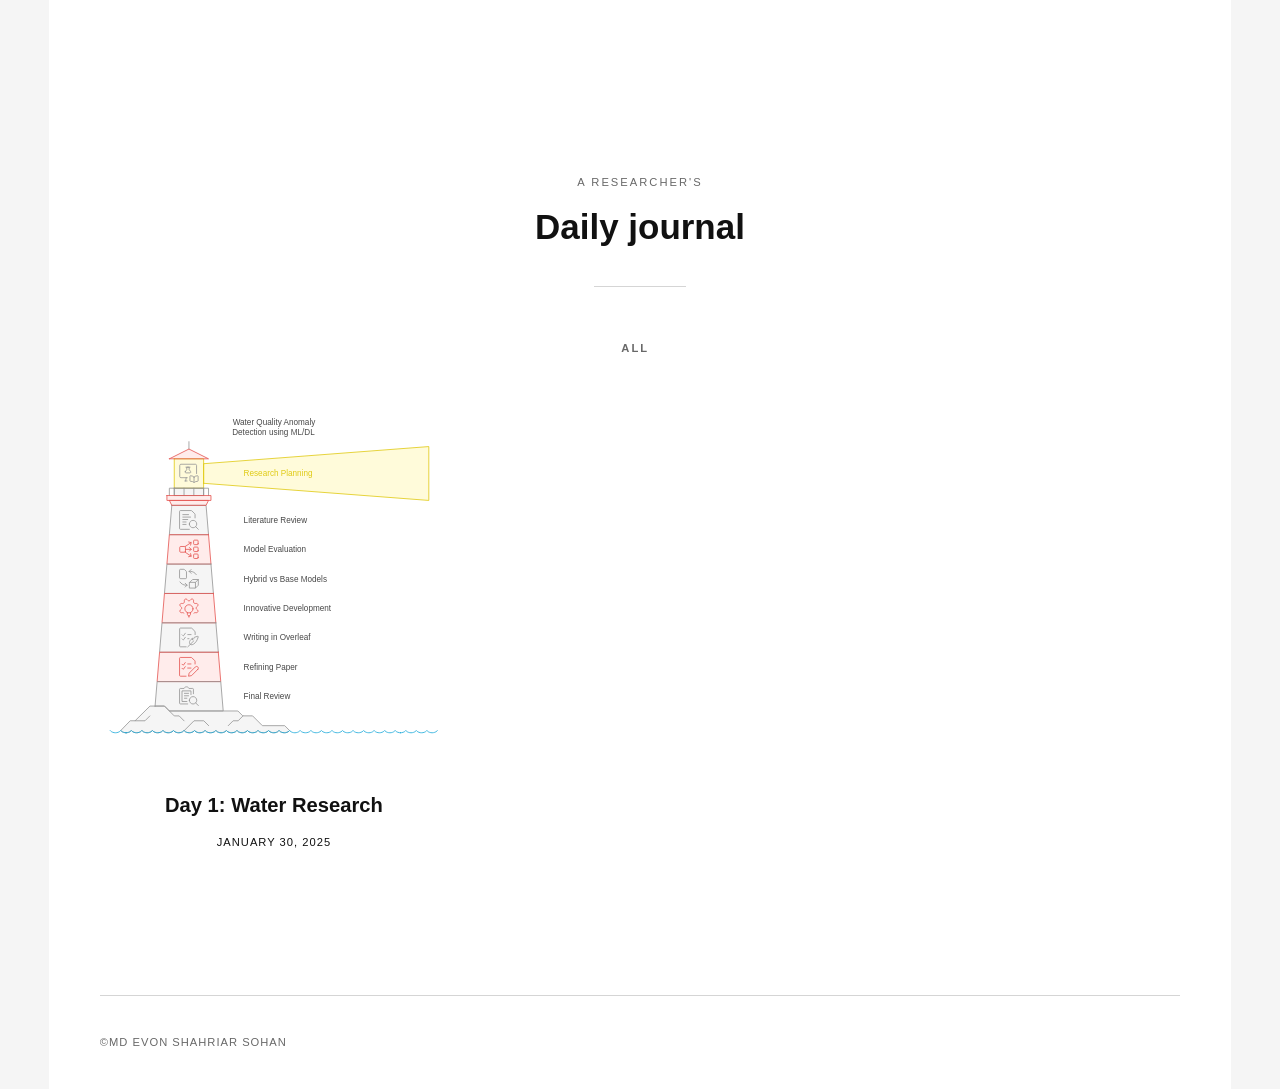
<file: index.html>
<!DOCTYPE html><html lang="en-gb"><head><meta charset="utf-8"><meta http-equiv="X-UA-Compatible" content="IE=edge"><meta name="viewport" content="width=device-width,initial-scale=1"><title>Evon</title><meta name="robots" content="noindex,nofollow"><meta name="generator" content="Publii Open-Source CMS for Static Site"><link rel="alternate" type="application/atom+xml" href="https://evonshahriar.github.io/feed.xml"><link rel="alternate" type="application/json" href="https://evonshahriar.github.io/feed.json"><meta property="og:title" content="Evon"><meta property="og:site_name" content="Evon"><meta property="og:description" content=""><meta property="og:url" content="https://evonshahriar.github.io/"><meta property="og:type" content="website"><link rel="stylesheet" href="https://evonshahriar.github.io/assets/css/style.css?v=d43d2f7d9371f0cdd77625621254d1dd"><script type="application/ld+json">{"@context":"http://schema.org","@type":"Organization","name":"Evon","url":"https://evonshahriar.github.io/","sameAs":["linkedin.com/in/evon"]}</script><noscript><style>img[loading] {
                    opacity: 1;
                }</style></noscript></head><body class="home-template"><div class="container"><header class="header" id="js-header"><a href="https://evonshahriar.github.io/" class="logo">Evon</a><nav class="navbar js-navbar"><button class="navbar__toggle js-toggle" aria-label="Menu"><span class="navbar__toggle-box"><span class="navbar__toggle-inner">Menu</span></span></button><ul class="navbar__menu"></ul></nav><div class="search"><div class="search__overlay js-search-overlay"></div><button class="search__btn js-search-btn" aria-label="Search"><svg role="presentation" focusable="false" height="15" width="15"><use xlink:href="https://evonshahriar.github.io/assets/svg/svg-map.svg#search"/></svg></button></div></header><main><section class="hero wrapper"><p>A researcher's</p><h1>Daily journal</h1></section><nav class="filter" aria-label="Content filters"><ul class="filter__button-group"><li><button class="filter__item is-active" data-filter="*">All</button></li></ul></nav><section class="l-col l-col--3"><article class="c-card"><a href="https://evonshahriar.github.io/day-1-water-research.html" class="c-card__link"><div class="c-card__header"><img src="https://evonshahriar.github.io/media/posts/5/water-quality-5.svg" loading="lazy" height="848" width="853" alt=""></div><div class="c-card__body"><div class="c-card__text"><h2>Day 1: Water Research</h2><time datetime="2025-01-30T20:54">January 30, 2025</time></div></div></a></article></section></main><footer class="footer"><div class="footer__copyright">©Md Evon Shahriar Sohan</div><div class="footer__social"><a href="linkedin.com/in/evon" class="linkedin" aria-label="LinkedIn"><svg class="icon"><use xlink:href="https://evonshahriar.github.io/assets/svg/svg-map.svg#linkedin"/></svg></a></div></footer></div><script defer="defer" src="https://evonshahriar.github.io/assets/js/scripts.min.js?v=4268bfae06e330d473c424d50f09abda"></script><script>window.publiiThemeMenuConfig={mobileMenuMode:'overlay',animationSpeed:300,submenuWidth: 'auto',doubleClickTime:500,mobileMenuExpandableSubmenus:true,relatedContainerForOverlayMenuSelector:'.navbar'};</script><script defer="defer" src="https://evonshahriar.github.io/assets/js/isotope.pkgd.min.js?v=2afcff647ed260006faa71c8e779e8d4"></script><script>window.addEventListener("DOMContentLoaded",function(){var j=new Isotope(".l-col",{itemSelector:".c-card",percentPosition:true,layoutMode:"masonry",transitionDuration:"0.6s",masonry:{columnWidth:".c-card"}});var g=document.querySelector(".filter__button-group");if(g){g.addEventListener("click",function(i){if(!matchesSelector(i.target,"button")){return}var k=i.target.getAttribute("data-filter");k=k;j.arrange({filter:k})});var b=document.querySelectorAll(".filter__button-group");for(var c=0,e=b.length;c<e;c++){var d=b[c];h(d)}function h(i){i.addEventListener("click",function(k){if(!matchesSelector(k.target,"button")){return}i.querySelector(".is-active").classList.remove("is-active");k.target.classList.add("is-active")})}}var a=document.querySelector(".l-col");var f=document.querySelectorAll(".c-card");a.classList.add("is-visible");j.revealItemElements(f)});</script><script>/*<![CDATA[*/var images=document.querySelectorAll("img[loading]");for(var i=0;i<images.length;i++){if(images[i].complete){images[i].classList.add("is-loaded")}else{images[i].addEventListener("load",function(){this.classList.add("is-loaded")},false)}};/*]]>*/</script></body></html>
</file>
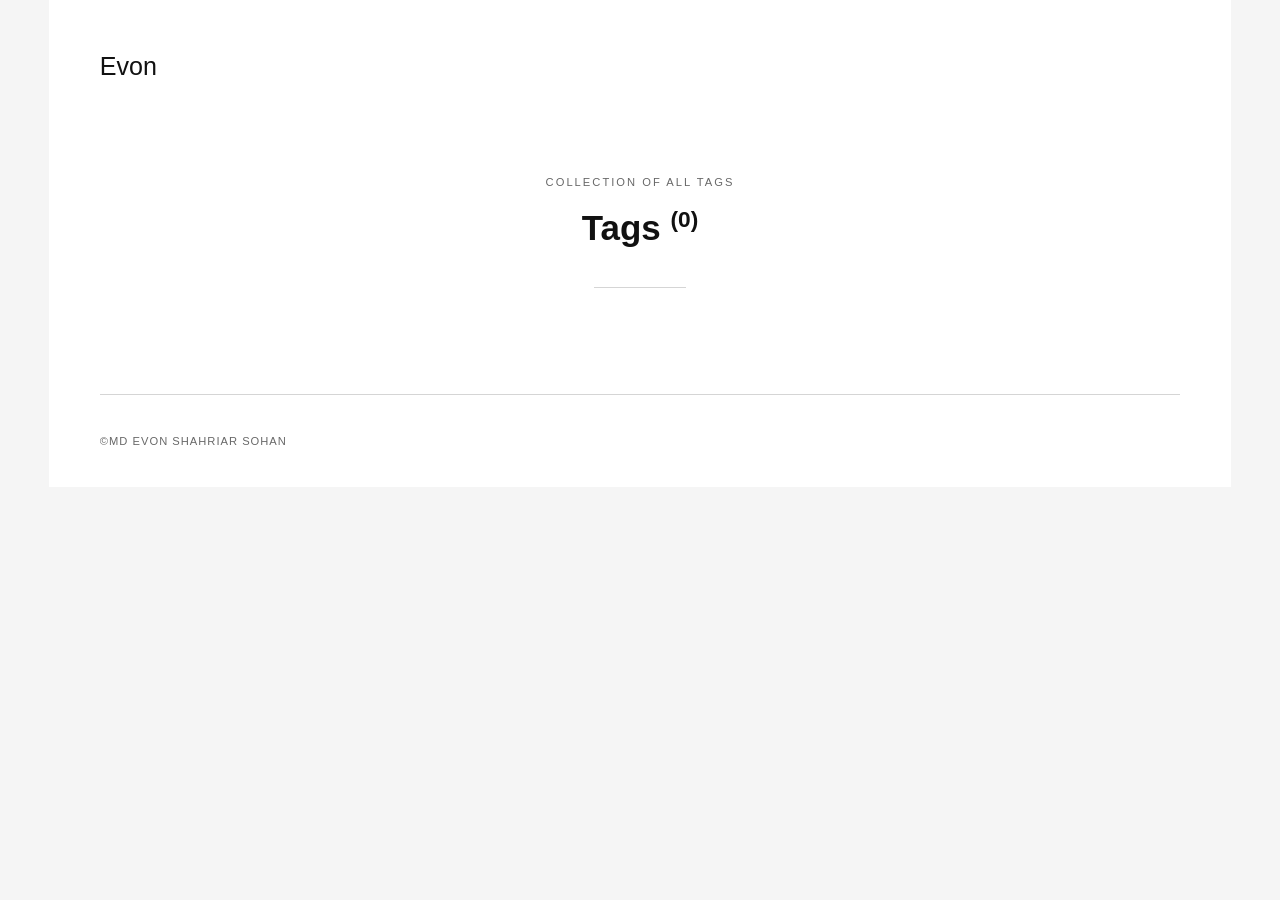
<file: tags/index.html>
<!DOCTYPE html><html lang="en-gb"><head><meta charset="utf-8"><meta http-equiv="X-UA-Compatible" content="IE=edge"><meta name="viewport" content="width=device-width,initial-scale=1"><title>All tags - Evon</title><meta name="robots" content="noindex,nofollow"><meta name="generator" content="Publii Open-Source CMS for Static Site"><link rel="alternate" type="application/atom+xml" href="https://evonshahriar.github.io/feed.xml"><link rel="alternate" type="application/json" href="https://evonshahriar.github.io/feed.json"><meta property="og:title" content="Evon"><meta property="og:site_name" content="Evon"><meta property="og:description" content=""><meta property="og:url" content="https://evonshahriar.github.io/tags/"><meta property="og:type" content="website"><link rel="stylesheet" href="https://evonshahriar.github.io/assets/css/style.css?v=d43d2f7d9371f0cdd77625621254d1dd"><script type="application/ld+json">{"@context":"http://schema.org","@type":"Organization","name":"Evon","url":"https://evonshahriar.github.io/","sameAs":["linkedin.com/in/evon"]}</script><noscript><style>img[loading] {
                    opacity: 1;
                }</style></noscript></head><body class="tags-template"><div class="container"><header class="header" id="js-header"><a href="https://evonshahriar.github.io/" class="logo">Evon</a><nav class="navbar js-navbar"><button class="navbar__toggle js-toggle" aria-label="Menu"><span class="navbar__toggle-box"><span class="navbar__toggle-inner">Menu</span></span></button><ul class="navbar__menu"></ul></nav><div class="search"><div class="search__overlay js-search-overlay"></div><button class="search__btn js-search-btn" aria-label="Search"><svg role="presentation" focusable="false" height="15" width="15"><use xlink:href="https://evonshahriar.github.io/assets/svg/svg-map.svg#search"/></svg></button></div></header><main class="page page--tags"><section class="hero wrapper"><p>Collection of all tags</p><h1>Tags <sup>(0)</sup></h1></section><ul class="l-col l-col--3"></ul></main><footer class="footer"><div class="footer__copyright">©Md Evon Shahriar Sohan</div><div class="footer__social"><a href="linkedin.com/in/evon" class="linkedin" aria-label="LinkedIn"><svg class="icon"><use xlink:href="https://evonshahriar.github.io/assets/svg/svg-map.svg#linkedin"/></svg></a></div></footer></div><script defer="defer" src="https://evonshahriar.github.io/assets/js/scripts.min.js?v=4268bfae06e330d473c424d50f09abda"></script><script>window.publiiThemeMenuConfig={mobileMenuMode:'overlay',animationSpeed:300,submenuWidth: 'auto',doubleClickTime:500,mobileMenuExpandableSubmenus:true,relatedContainerForOverlayMenuSelector:'.navbar'};</script><script defer="defer" src="https://evonshahriar.github.io/assets/js/isotope.pkgd.min.js?v=2afcff647ed260006faa71c8e779e8d4"></script><script>window.addEventListener("DOMContentLoaded",function(){var j=new Isotope(".l-col",{itemSelector:".c-card",percentPosition:true,layoutMode:"masonry",transitionDuration:"0.6s",masonry:{columnWidth:".c-card"}});var g=document.querySelector(".filter__button-group");if(g){g.addEventListener("click",function(i){if(!matchesSelector(i.target,"button")){return}var k=i.target.getAttribute("data-filter");k=k;j.arrange({filter:k})});var b=document.querySelectorAll(".filter__button-group");for(var c=0,e=b.length;c<e;c++){var d=b[c];h(d)}function h(i){i.addEventListener("click",function(k){if(!matchesSelector(k.target,"button")){return}i.querySelector(".is-active").classList.remove("is-active");k.target.classList.add("is-active")})}}var a=document.querySelector(".l-col");var f=document.querySelectorAll(".c-card");a.classList.add("is-visible");j.revealItemElements(f)});</script><script>/*<![CDATA[*/var images=document.querySelectorAll("img[loading]");for(var i=0;i<images.length;i++){if(images[i].complete){images[i].classList.add("is-loaded")}else{images[i].addEventListener("load",function(){this.classList.add("is-loaded")},false)}};/*]]>*/</script></body></html>
</file>
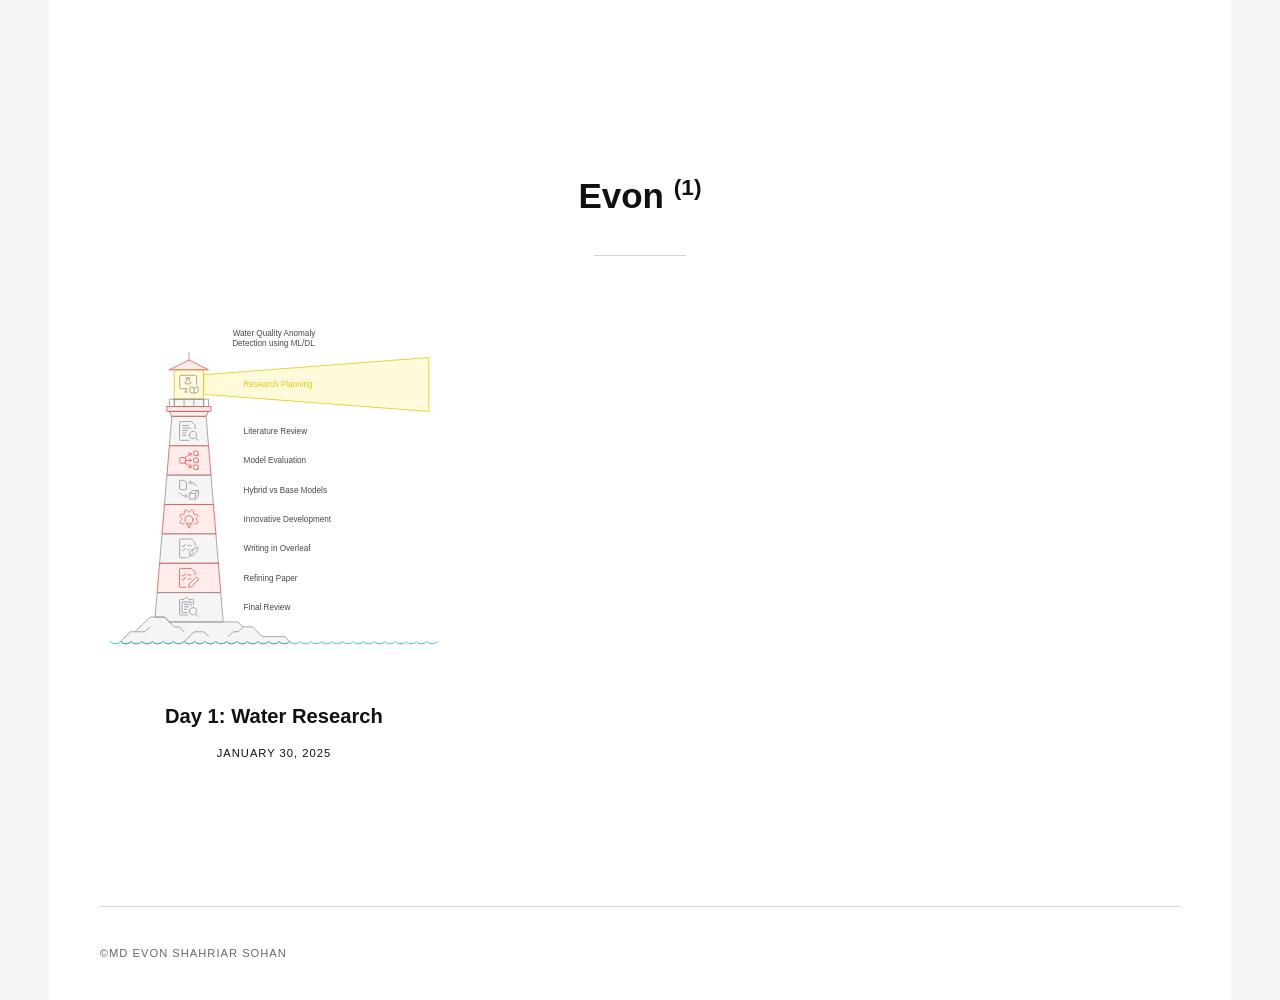
<file: authors/md-evon-shahriar-sohan/index.html>
<!DOCTYPE html><html lang="en-gb"><head><meta charset="utf-8"><meta http-equiv="X-UA-Compatible" content="IE=edge"><meta name="viewport" content="width=device-width,initial-scale=1"><title>Author: Evon - Evon</title><meta name="robots" content="noindex,nofollow"><meta name="generator" content="Publii Open-Source CMS for Static Site"><link rel="alternate" type="application/atom+xml" href="https://evonshahriar.github.io/feed.xml"><link rel="alternate" type="application/json" href="https://evonshahriar.github.io/feed.json"><meta property="og:title" content="Evon"><meta property="og:site_name" content="Evon"><meta property="og:description" content=""><meta property="og:url" content="https://evonshahriar.github.io/authors/md-evon-shahriar-sohan/"><meta property="og:type" content="website"><link rel="stylesheet" href="https://evonshahriar.github.io/assets/css/style.css?v=d43d2f7d9371f0cdd77625621254d1dd"><script type="application/ld+json">{"@context":"http://schema.org","@type":"Organization","name":"Evon","url":"https://evonshahriar.github.io/","sameAs":["linkedin.com/in/evon"]}</script><noscript><style>img[loading] {
                    opacity: 1;
                }</style></noscript></head><body class="author-template"><div class="container"><header class="header" id="js-header"><a href="https://evonshahriar.github.io/" class="logo">Evon</a><nav class="navbar js-navbar"><button class="navbar__toggle js-toggle" aria-label="Menu"><span class="navbar__toggle-box"><span class="navbar__toggle-inner">Menu</span></span></button><ul class="navbar__menu"></ul></nav><div class="search"><div class="search__overlay js-search-overlay"></div><button class="search__btn js-search-btn" aria-label="Search"><svg role="presentation" focusable="false" height="15" width="15"><use xlink:href="https://evonshahriar.github.io/assets/svg/svg-map.svg#search"/></svg></button></div></header><main class="page page--author"><section class="hero wrapper"><h1>Evon <sup>(1)</sup></h1></section><section class="l-col l-col--3"><article class="c-card"><a href="https://evonshahriar.github.io/day-1-water-research.html" class="c-card__link"><div class="c-card__header"><img src="https://evonshahriar.github.io/media/posts/5/water-quality-5.svg" loading="lazy" height="848" width="853" alt=""></div><div class="c-card__body"><div class="c-card__text"><h2>Day 1: Water Research</h2><time datetime="2025-01-30T20:54">January 30, 2025</time></div></div></a></article></section></main><footer class="footer"><div class="footer__copyright">©Md Evon Shahriar Sohan</div><div class="footer__social"><a href="linkedin.com/in/evon" class="linkedin" aria-label="LinkedIn"><svg class="icon"><use xlink:href="https://evonshahriar.github.io/assets/svg/svg-map.svg#linkedin"/></svg></a></div></footer></div><script defer="defer" src="https://evonshahriar.github.io/assets/js/scripts.min.js?v=4268bfae06e330d473c424d50f09abda"></script><script>window.publiiThemeMenuConfig={mobileMenuMode:'overlay',animationSpeed:300,submenuWidth: 'auto',doubleClickTime:500,mobileMenuExpandableSubmenus:true,relatedContainerForOverlayMenuSelector:'.navbar'};</script><script defer="defer" src="https://evonshahriar.github.io/assets/js/isotope.pkgd.min.js?v=2afcff647ed260006faa71c8e779e8d4"></script><script>window.addEventListener("DOMContentLoaded",function(){var j=new Isotope(".l-col",{itemSelector:".c-card",percentPosition:true,layoutMode:"masonry",transitionDuration:"0.6s",masonry:{columnWidth:".c-card"}});var g=document.querySelector(".filter__button-group");if(g){g.addEventListener("click",function(i){if(!matchesSelector(i.target,"button")){return}var k=i.target.getAttribute("data-filter");k=k;j.arrange({filter:k})});var b=document.querySelectorAll(".filter__button-group");for(var c=0,e=b.length;c<e;c++){var d=b[c];h(d)}function h(i){i.addEventListener("click",function(k){if(!matchesSelector(k.target,"button")){return}i.querySelector(".is-active").classList.remove("is-active");k.target.classList.add("is-active")})}}var a=document.querySelector(".l-col");var f=document.querySelectorAll(".c-card");a.classList.add("is-visible");j.revealItemElements(f)});</script><script>/*<![CDATA[*/var images=document.querySelectorAll("img[loading]");for(var i=0;i<images.length;i++){if(images[i].complete){images[i].classList.add("is-loaded")}else{images[i].addEventListener("load",function(){this.classList.add("is-loaded")},false)}};/*]]>*/</script></body></html>
</file>
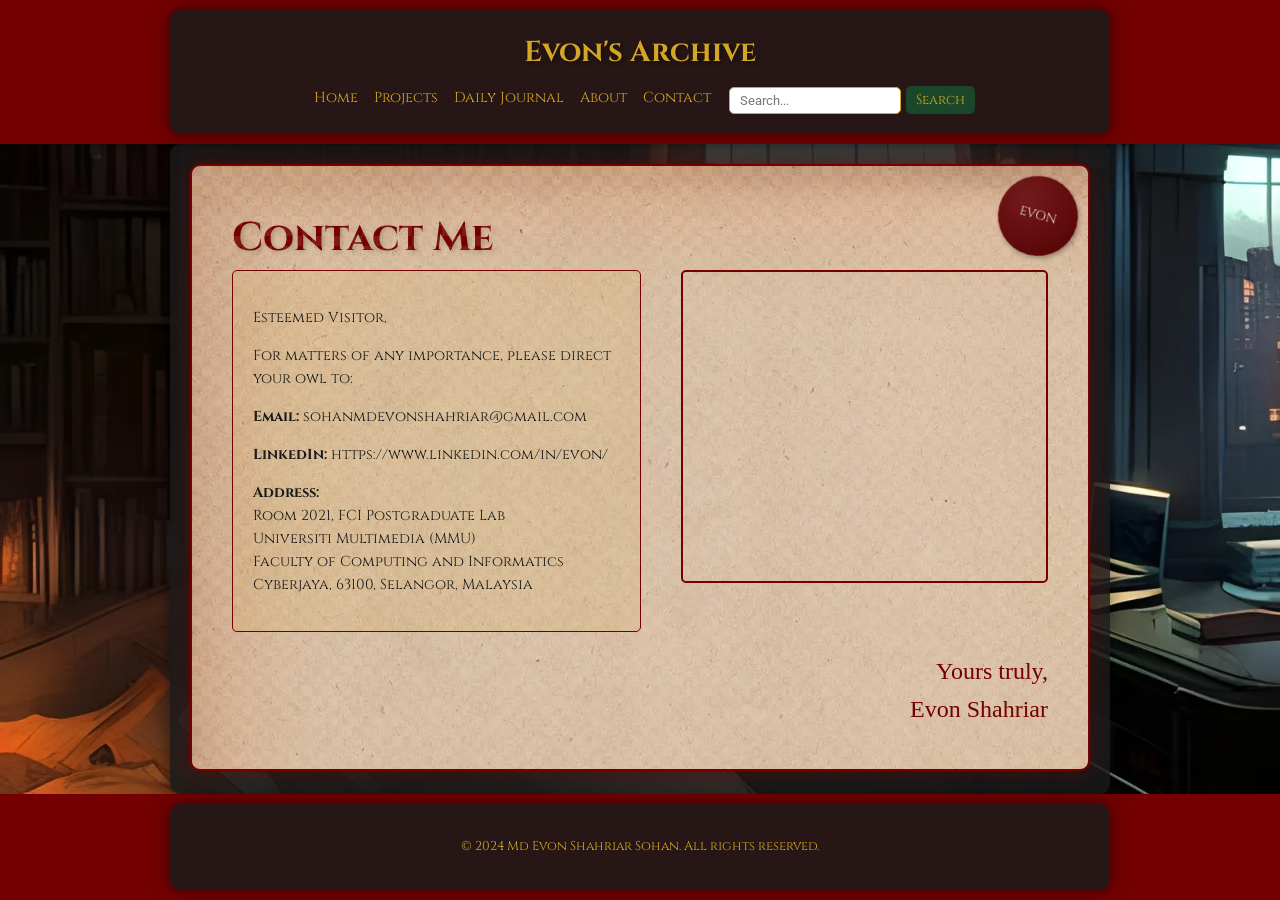
<file: contact.html>
<!DOCTYPE html>
<html lang="en">
<head>
    <meta charset="UTF-8">
    <meta name="viewport" content="width=device-width, initial-scale=1.0">
    <title>Contact - Evon Shahriar</title>
    <link rel="stylesheet" href="styles.css">
    <style>
        body {
            background-color: #eae4d3;
            font-family: 'Roboto', sans-serif;
            color: #1a1a1a;
        }
    
        .contact-container {
            background-color: #f2e8c9;
            border: 2px solid #740001;
            border-radius: 10px;
            padding: 40px;
            box-shadow: 0 0 20px rgba(116, 0, 1, 0.5);
            font-family: 'Cinzel', serif;
            color: #1a1a1a;
            position: relative;
            overflow: hidden;
            background-image: url('images/vintage.webp'); /* Add parchment texture */
        }
    
        .contact-container::before {
            content: "";
            position: absolute;
            top: 0;
            left: 0;
            right: 0;
            bottom: 0;
            background-image: 
                linear-gradient(45deg, #f0e6d2 25%, transparent 25%),
                linear-gradient(-45deg, #f0e6d2 25%, transparent 25%),
                linear-gradient(45deg, transparent 75%, #f0e6d2 75%),
                linear-gradient(-45deg, transparent 75%, #f0e6d2 75%);
            background-size: 20px 20px;
            background-position: 0 0, 0 10px, 10px -10px, -10px 0px;
            opacity: 0.1;
            z-index: 0;
        }
    
        .contact-header h1 {
            font-family: 'Cinzel', serif;
            color: #740001;
            font-size: 2.5em;
            margin: 0;
            text-shadow: 2px 2px 4px rgba(0, 0, 0, 0.2);
        }
    
        .wax-seal {
            position: absolute;
            top: 10px;
            right: 10px;
            width: 80px;
            height: 80px;
            background: radial-gradient(circle at 30% 30%, #741a1d, #520000); /* Darker red gradient */
            border-radius: 50%;
            display: flex;
            justify-content: center;
            align-items: center;
            font-family: 'Cinzel', serif;
            font-size: 0.8em;
            color: #f0e6d2;
            transform: rotate(15deg);
            box-shadow: 2px 2px 5px rgba(0, 0, 0, 0.3);
            z-index: 3;
        }
    
        .contact-content {
            display: flex;
            gap: 40px;
            position: relative;
            z-index: 1;
        }
    
        .contact-info {
            flex: 1;
            background-color: rgba(211, 166, 37, 0.1);
            padding: 20px;
            border-radius: 5px;
            border: 1px solid #740001;
        }
    
        .contact-info p {
            margin-bottom: 15px;
            font-size: 0.9em;
            line-height: 1.6;
        }
    
        .contact-map {
            flex: 1;
        }
    
        .map-container {
            border: 2px solid #740001;
            border-radius: 5px;
            overflow: hidden;
        }
    
        iframe {
            width: 100%;
            height: 300px;
            border: 0;
        }
    
        .signature {
            text-align: right;
            font-family: 'Brush Script MT', cursive;
            font-size: 1.5em;
            color: #740001;
            margin-top: 20px;
            position: relative;
            z-index: 1;
        }
    
        @media (max-width: 768px) {
            .contact-content {
                flex-direction: column;
            }
        }
    </style>
    
</head>
<body>
    <header id="header"></header>

    <main class="container">
        <div class="contact-container">
            <div class="wax-seal">EVON</div>
            <div class="contact-header">
                <h1>Contact Me</h1>
            </div>
            <div class="contact-content">
                <div class="contact-info">
                    <p>Esteemed Visitor,</p>
                    <p>For matters of any importance, please direct your owl to:</p>
                    <p><strong>Email:</strong> sohanmdevonshahriar@gmail.com</p>
                    <p><strong>LinkedIn:</strong> https://www.linkedin.com/in/evon/</p>
                    <p><strong>Address:</strong><br>
                    Room 2021, FCI Postgraduate Lab<br>
                    Universiti Multimedia (MMU)<br>
                    Faculty of Computing and Informatics<br>
                    Cyberjaya, 63100, Selangor, Malaysia</p>
                </div>
                <div class="contact-map">
                    <div class="map-container">
                        <iframe src="https://www.google.com/maps/embed?pb=!1m18!1m12!1m3!1d1992.30294027775!2d101.63930252194406!3d2.9290641850210433!2m3!1f0!2f0!3f0!3m2!1i1024!2i768!4f13.1!3m3!1m2!1s0x31cdb6e9ab2c6603%3A0xdedb9094d553b194!2sFaculty%20of%20Computing%20%26%20Informatics!5e0!3m2!1sen!2smy!4v1721570799583!5m2!1sen!2smy" allowfullscreen="" loading="lazy" referrerpolicy="no-referrer-when-downgrade"></iframe>
                    </div>
                </div>
            </div>
            <div class="signature">Yours truly,<br>Evon Shahriar</div>
        </div>
    </main>

    <footer id="footer"></footer>

    <script src="common.js"></script>
</body>
</html>
</file>
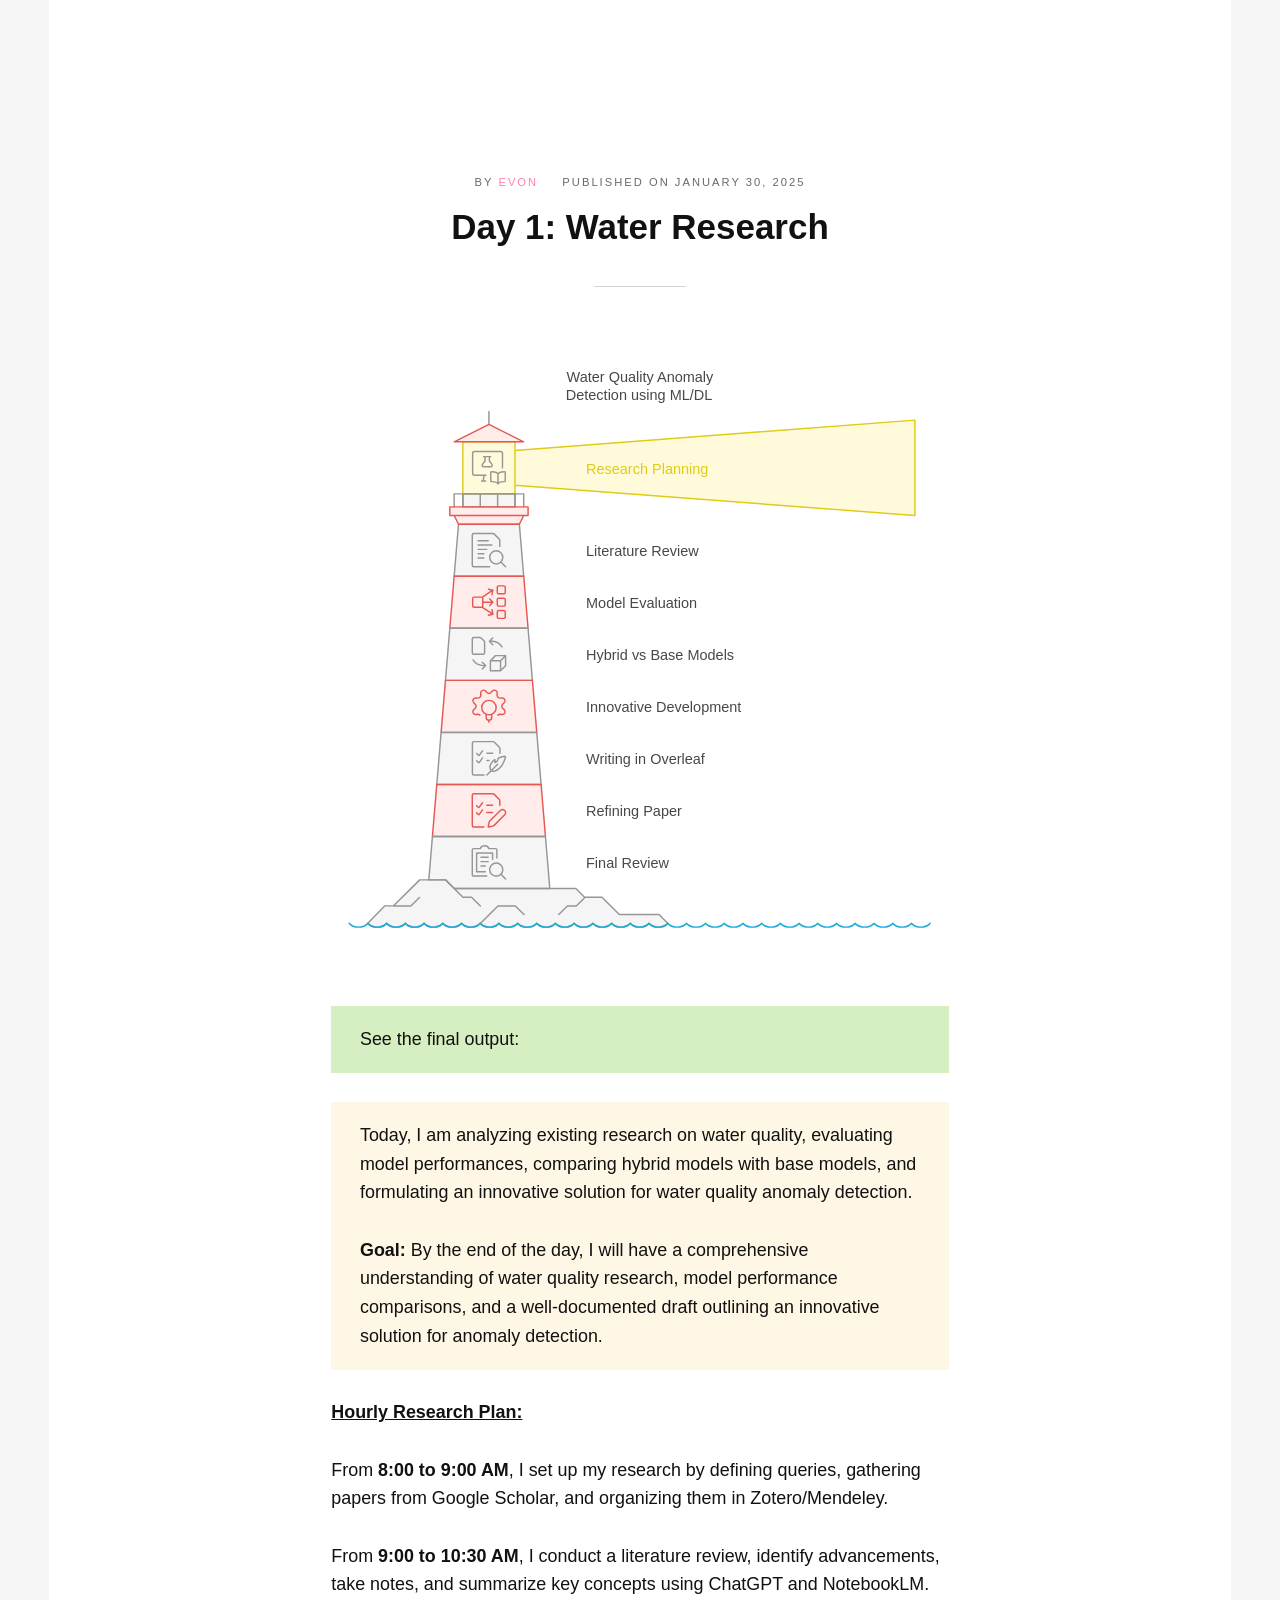
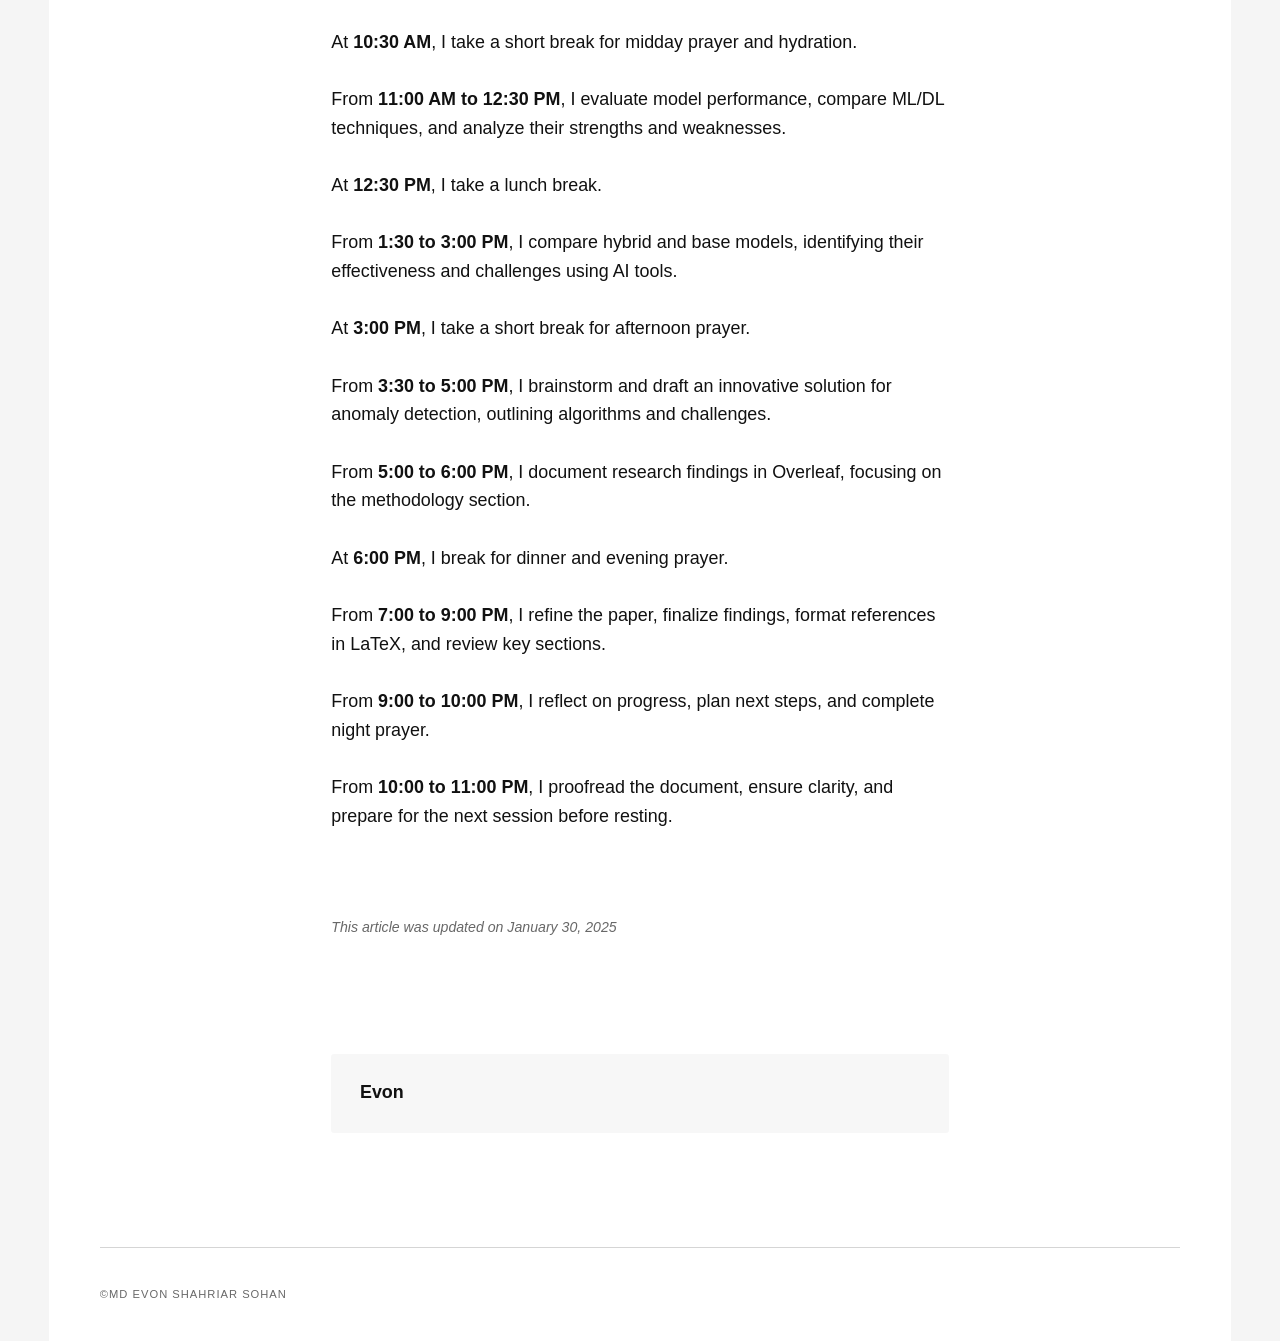
<file: day-1-water-research.html>
<!DOCTYPE html><html lang="en-gb"><head><meta charset="utf-8"><meta http-equiv="X-UA-Compatible" content="IE=edge"><meta name="viewport" content="width=device-width,initial-scale=1"><title>Day 1: Water Research - Evon</title><meta name="robots" content="noindex,nofollow"><meta name="generator" content="Publii Open-Source CMS for Static Site"><link rel="alternate" type="application/atom+xml" href="https://evonshahriar.github.io/feed.xml"><link rel="alternate" type="application/json" href="https://evonshahriar.github.io/feed.json"><meta property="og:title" content="Day 1: Water Research"><meta property="og:image" content="https://evonshahriar.github.io/media/posts/5/water-quality-5.svg"><meta property="og:image:width" content="853"><meta property="og:image:height" content="848"><meta property="og:site_name" content="Evon"><meta property="og:description" content="See the final output: Today, I am analyzing existing research on water&hellip;"><meta property="og:url" content="https://evonshahriar.github.io/day-1-water-research.html"><meta property="og:type" content="article"><link rel="stylesheet" href="https://evonshahriar.github.io/assets/css/style.css?v=d43d2f7d9371f0cdd77625621254d1dd"><script type="application/ld+json">{"@context":"http://schema.org","@type":"Article","mainEntityOfPage":{"@type":"WebPage","@id":"https://evonshahriar.github.io/day-1-water-research.html"},"headline":"Day 1: Water Research","datePublished":"2025-01-30T20:54+08:00","dateModified":"2025-01-30T21:21+08:00","image":{"@type":"ImageObject","url":"https://evonshahriar.github.io/media/posts/5/water-quality-5.svg","height":848,"width":853},"description":"See the final output: Today, I am analyzing existing research on water&hellip;","author":{"@type":"Person","name":"Evon","url":"https://evonshahriar.github.io/authors/md-evon-shahriar-sohan/"},"publisher":{"@type":"Organization","name":"Evon"}}</script><noscript><style>img[loading] {
                    opacity: 1;
                }</style></noscript></head><body class="post-template"><div class="container"><header class="header" id="js-header"><a href="https://evonshahriar.github.io/" class="logo">Evon</a><nav class="navbar js-navbar"><button class="navbar__toggle js-toggle" aria-label="Menu"><span class="navbar__toggle-box"><span class="navbar__toggle-inner">Menu</span></span></button><ul class="navbar__menu"></ul></nav><div class="search"><div class="search__overlay js-search-overlay"></div><button class="search__btn js-search-btn" aria-label="Search"><svg role="presentation" focusable="false" height="15" width="15"><use xlink:href="https://evonshahriar.github.io/assets/svg/svg-map.svg#search"/></svg></button></div></header><main class="post"><article class="content wrapper"><header class="hero"><p class="content__meta">By <a href="https://evonshahriar.github.io/authors/md-evon-shahriar-sohan/" rel="author" title="Evon">Evon</a> Published on <time datetime="2025-01-30T20:54">January 30, 2025</time></p><h1 class="content__title">Day 1: Water Research</h1></header><figure class="content__featured-image post__image--normal"><img src="https://evonshahriar.github.io/media/posts/5/water-quality-5.svg" loading="eager" height="848" width="853" alt=""></figure><div class="content__entry"><p class="msg msg--success">See the final output: </p><p class="msg msg--highlight">Today, I am analyzing existing research on water quality, evaluating model performances, comparing hybrid models with base models, and formulating an innovative solution for water quality anomaly detection.<br><br><strong>Goal: </strong>By the end of the day, I will have a comprehensive understanding of water quality research, model performance comparisons, and a well-documented draft outlining an innovative solution for anomaly detection.</p><p><span style="text-decoration: underline;"><strong>Hourly Research Plan:</strong></span></p><p>From <strong>8:00 to 9:00 AM</strong>, I set up my research by defining queries, gathering papers from Google Scholar, and organizing them in Zotero/Mendeley.</p><p>From <strong>9:00 to 10:30 AM</strong>, I conduct a literature review, identify advancements, take notes, and summarize key concepts using ChatGPT and NotebookLM.</p><p>At <strong>10:30 AM</strong>, I take a short break for midday prayer and hydration.</p><p>From <strong>11:00 AM to 12:30 PM</strong>, I evaluate model performance, compare ML/DL techniques, and analyze their strengths and weaknesses.</p><p>At <strong>12:30 PM</strong>, I take a lunch break.</p><p>From <strong>1:30 to 3:00 PM</strong>, I compare hybrid and base models, identifying their effectiveness and challenges using AI tools.</p><p>At <strong>3:00 PM</strong>, I take a short break for afternoon prayer.</p><p>From <strong>3:30 to 5:00 PM</strong>, I brainstorm and draft an innovative solution for anomaly detection, outlining algorithms and challenges.</p><p>From <strong>5:00 to 6:00 PM</strong>, I document research findings in Overleaf, focusing on the methodology section.</p><p>At <strong>6:00 PM</strong>, I break for dinner and evening prayer.</p><p>From <strong>7:00 to 9:00 PM</strong>, I refine the paper, finalize findings, format references in LaTeX, and review key sections.</p><p>From <strong>9:00 to 10:00 PM</strong>, I reflect on progress, plan next steps, and complete night prayer.</p><p>From <strong>10:00 to 11:00 PM</strong>, I proofread the document, ensure clarity, and prepare for the next session before resting.</p><p> </p></div><footer class="content__footer"><div class="content__last-updated">This article was updated on January 30, 2025</div><div class="content__footer__col"><div class="content__share"></div></div><div class="content__bio"><div><h3><a href="https://evonshahriar.github.io/authors/md-evon-shahriar-sohan/" class="invert" title="Evon">Evon</a></h3></div></div></footer></article></main><footer class="footer"><div class="footer__copyright">©Md Evon Shahriar Sohan</div><div class="footer__social"><a href="linkedin.com/in/evon" class="linkedin" aria-label="LinkedIn"><svg class="icon"><use xlink:href="https://evonshahriar.github.io/assets/svg/svg-map.svg#linkedin"/></svg></a></div></footer></div><script defer="defer" src="https://evonshahriar.github.io/assets/js/scripts.min.js?v=4268bfae06e330d473c424d50f09abda"></script><script>window.publiiThemeMenuConfig={mobileMenuMode:'overlay',animationSpeed:300,submenuWidth: 'auto',doubleClickTime:500,mobileMenuExpandableSubmenus:true,relatedContainerForOverlayMenuSelector:'.navbar'};</script><script>/*<![CDATA[*/var images=document.querySelectorAll("img[loading]");for(var i=0;i<images.length;i++){if(images[i].complete){images[i].classList.add("is-loaded")}else{images[i].addEventListener("load",function(){this.classList.add("is-loaded")},false)}};/*]]>*/</script></body></html>
</file>
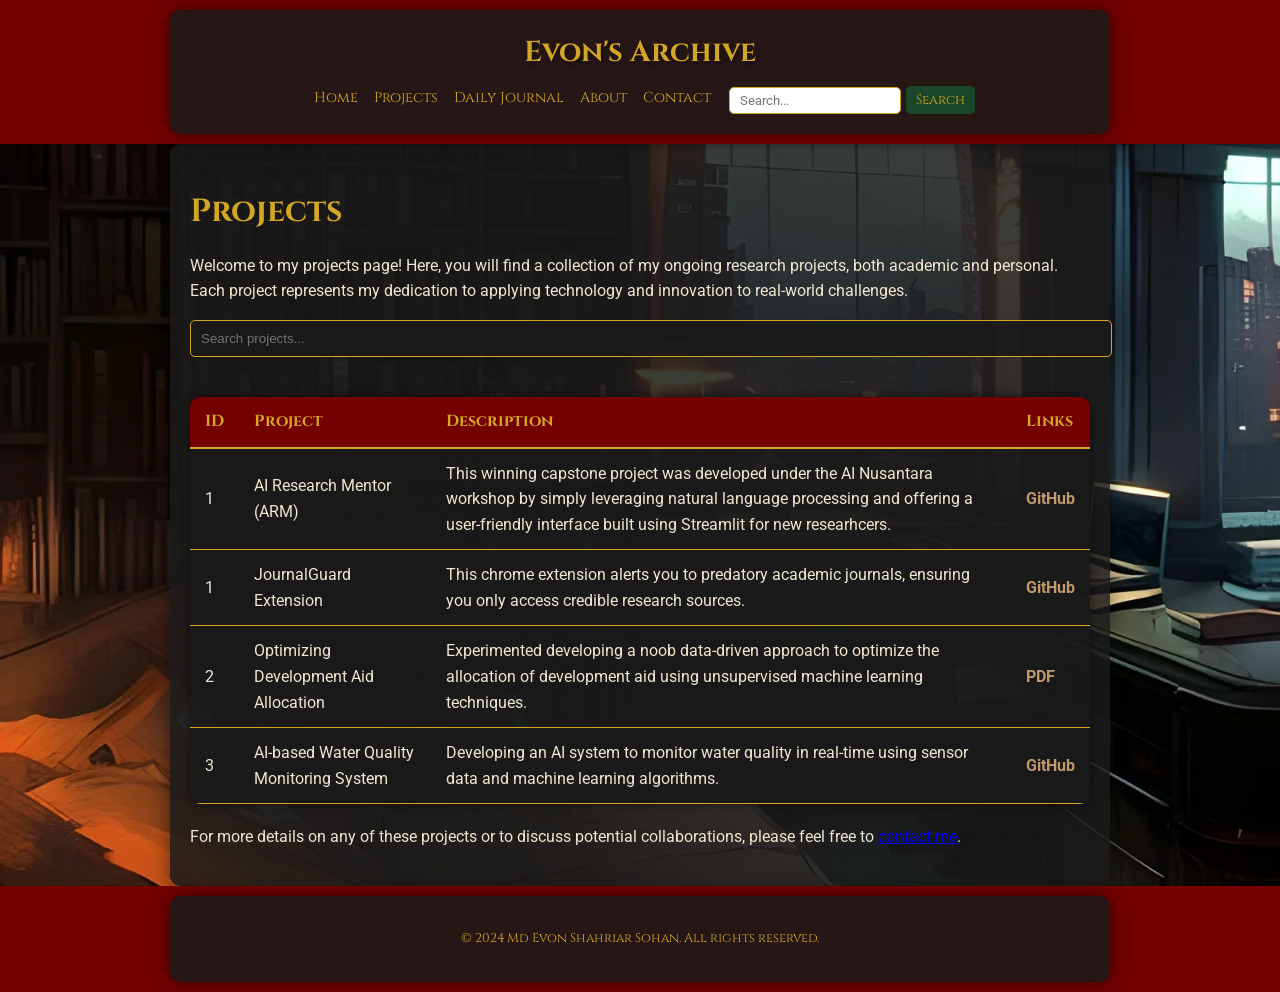
<file: projects.html>
<!DOCTYPE html>
<html lang="en">
<head>
    <meta charset="UTF-8">
    <meta name="viewport" content="width=device-width, initial-scale=1.0">
    <title>Projects - Evon</title>
    <link rel="stylesheet" href="styles.css">
    <style>
        /* Search bar styling */
        #search-bar {
            width: 100%;
            padding: 10px;
            margin-bottom: 20px;
            border: 1px solid #d3a625;
            border-radius: 5px;
            background-color: rgba(26, 26, 26, 0.9);
            color: #f0e6d2;
        }

        /* Projects Table Styling */
        .projects-table {
            width: 100%;
            border-collapse: collapse;
            margin-top: 20px;
            margin-bottom: 20px;
            background-color: rgba(26, 26, 26, 0.8);
            box-shadow: 0 0 10px rgba(0, 0, 0, 0.5);
            border-radius: 10px;
            overflow: hidden;
        }

        .projects-table th, .projects-table td {
            padding: 12px 15px;
            text-align: left;
            color: #f0e6d2;
            border-bottom: 1px solid #d3a625;
        }

        .projects-table th {
            background-color: #740001;
            color: #d3a625;
            font-family: 'Cinzel', serif;
            font-weight: 700;
            border-bottom: 2px solid #d3a625;
        }

        .projects-table tr:nth-child(even) td {
            background-color: rgba(26, 26, 26, 0.75);
        }

        .projects-table a {
            color: #c19a6b; /* Bronze color for links */
            text-decoration: none;
            font-weight: bold;
        }

        .projects-table a:hover {
            color: #f0e6d2; /* Light color on hover */
            text-decoration: underline;
        }
    </style>
</head>
<body>
    <header id="header"></header>

    <main class="container">
        <h1>Projects</h1>
        <p>Welcome to my projects page! Here, you will find a collection of my ongoing research projects, both academic and personal. Each project represents my dedication to applying technology and innovation to real-world challenges.</p>

        <input type="text" id="search-bar" placeholder="Search projects...">

        <section class="project-section">
            <table class="projects-table" id="projects-table">
                <thead>
                    <tr>
                        <th>ID</th>
                        <th>Project</th>
                        <th>Description</th>
                        <th>Links</th>
                    </tr>
                </thead>
                <tbody>
                    <tr>
                        <td>1</td>
                        <td>AI Research Mentor (ARM)</td>
                        <td>This winning capstone project was developed under the AI Nusantara workshop by simply leveraging natural language processing and offering a user-friendly interface built using Streamlit for new researhcers.</td>
                        <td><a href="https://github.com/evonshahriar/arm-ai" target="_blank">GitHub</a></td>
                    </tr>
                    <tr>
                        <td>1</td>
                        <td>JournalGuard Extension</td>
                        <td>This chrome extension alerts you to predatory academic journals, ensuring you only access credible research sources.</td>
                        <td><a href="https://github.com/evonshahriar/journalguard" target="_blank">GitHub</a></td>
                    </tr>
                    <tr>
                        <td>2</td>
                        <td>Optimizing Development Aid Allocation</td>
                        <td>Experimented developing a noob data-driven approach to optimize the allocation of development aid using unsupervised machine learning techniques.</td>
                        <td><a href="pdfs/THESIS.pdf" target="_blank">PDF</a></td>
                    </tr>
                    <tr>
                        <td>3</td>
                        <td>AI-based Water Quality Monitoring System</td>
                        <td>Developing an AI system to monitor water quality in real-time using sensor data and machine learning algorithms.</td>
                        <td><a href="https://github.com/evonshahriar/water-quality-monitoring" target="_blank">GitHub</a></td>
                    </tr>
                </tbody>
            </table>
        </section>

        <p>For more details on any of these projects or to discuss potential collaborations, please feel free to <a href="contact.html">contact me</a>.</p>
    </main>



    <script>
        document.addEventListener('DOMContentLoaded', function() {
            fetch('header.html')
                .then(response => response.text())
                .then(data => {
                    document.getElementById('header').innerHTML = data;
                });

            const searchBar = document.getElementById('search-bar');
            searchBar.addEventListener('keyup', function() {
                const filter = searchBar.value.toLowerCase();
                const table = document.getElementById('projects-table');
                const tr = table.getElementsByTagName('tr');

                for (let i = 1; i < tr.length; i++) {
                    const td = tr[i].getElementsByTagName('td');
                    let display = false;

                    for (let j = 0; j < td.length; j++) {
                        if (td[j]) {
                            if (td[j].innerText.toLowerCase().indexOf(filter) > -1) {
                                display = true;
                            }
                        }
                    }

                    if (display) {
                        tr[i].style.display = '';
                    } else {
                        tr[i].style.display = 'none';
                    }
                }
            });
        });
    </script>
     <footer id="footer"></footer>

     <script src="common.js"></script>   
</body>
</html>
</file>
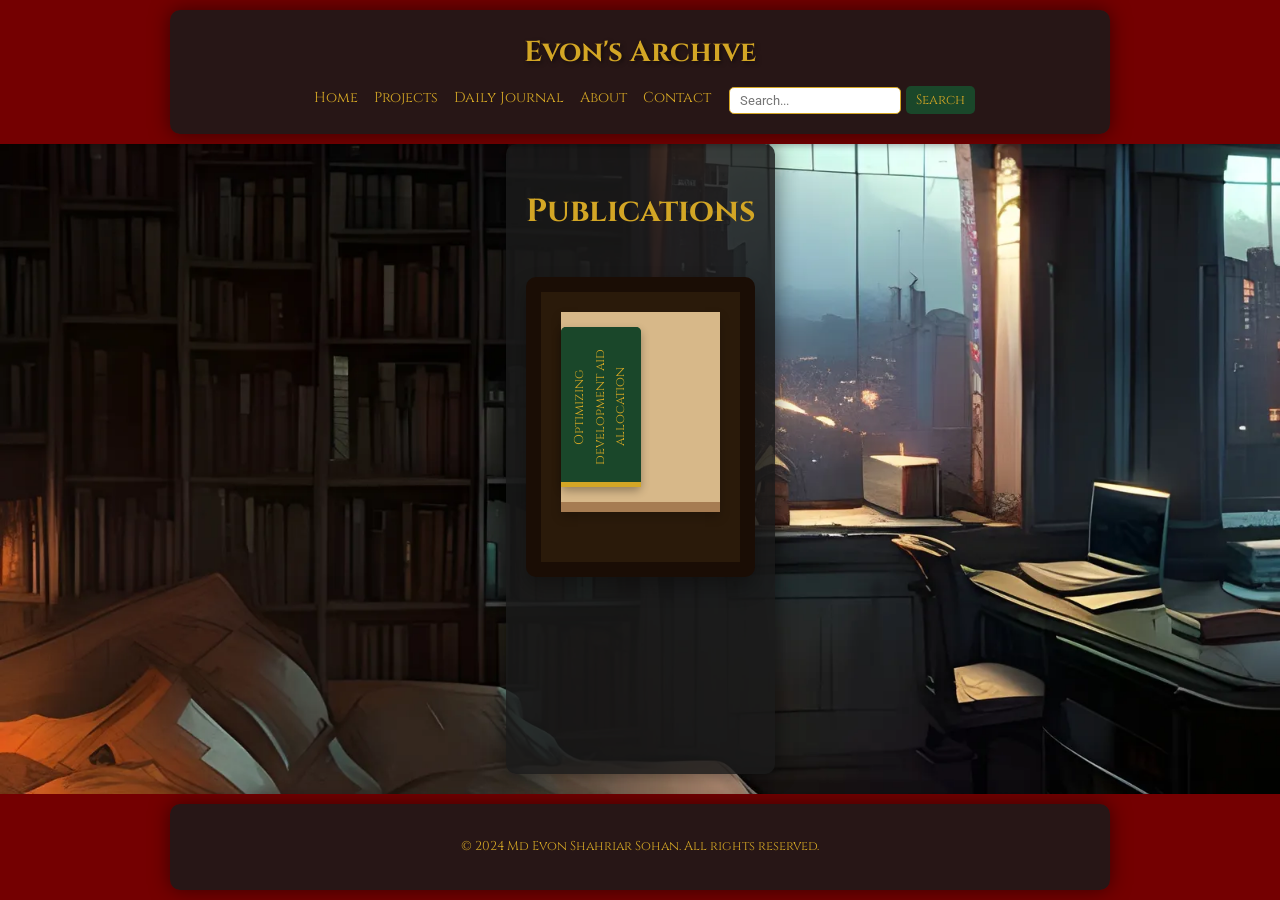
<file: publications.html>
<!DOCTYPE html>
<html lang="en">
<head>
    <meta charset="UTF-8">
    <meta name="viewport" content="width=device-width, initial-scale=1.0">
    <title>Publications - Evon Shahriar</title>
    <link rel="stylesheet" href="styles.css">
    <style>
        body {
            background-image: url('images/mystical.webp');
            background-size: cover;
            background-attachment: fixed;
            font-family: 'Cinzel', serif;
            color: #d3a625;
        }
        .bookshelf-container {
    background: #2a1a0a;
    border: 15px solid #1a0d05;
    border-radius: 10px;
    padding: 20px;
    margin: 40px auto;
    box-shadow: 0 10px 20px rgba(0, 0, 0, 0.3);
    max-width: 1000px;
}

.shelf {
    background: #d7b889;
    margin-bottom: 30px;
    padding: 15px 0;
    display: flex;
    align-items: flex-end;
    justify-content: flex-start;
    border-bottom: 10px solid #a67c52;
    box-shadow: 0 5px 10px rgba(0, 0, 0, 0.2);
    position: relative;
}

.book {
    width: 40px;
    height: 180px;
    margin-right: 10px;
    background: linear-gradient(to right, #1a472a, #2a623d);
    border-radius: 0 3px 3px 0;
    box-shadow: -2px 0 5px rgba(0, 0, 0, 0.1);
    position: relative;
}

.book-title {
    color: #d3a625;
    font-family: 'Arial', sans-serif;
    font-size: 0.6em;
    word-wrap: break-word;
    writing-mode: vertical-rl;
    transform: rotate(180deg);
    position: absolute;
    top: 10px;
    left: 5px;
    right: 5px;
    bottom: 10px;
    display: flex;
    align-items: center;
    justify-content: center;
}

.book::after {
    content: '';
    position: absolute;
    bottom: 0;
    left: 0;
    width: 100%;
    height: 5px;
    background: #d3a625;
}



        .book {
            width: 80px;
            height: 160px;
            background-color: #1a472a;
            margin-right: 15px;
            border-radius: 5px;
            display: flex;
            flex-direction: column;
            align-items: center;
            justify-content: center;
            cursor: pointer;
            transition: transform 0.3s ease, box-shadow 0.3s ease;
            box-shadow: 0 4px 8px rgba(0, 0, 0, 0.3), inset 0 2px 4px rgba(255, 255, 255, 0.1);
            position: relative;
        }

        .book:hover {
            transform: scale(1.1);
            box-shadow: 0 6px 12px rgba(0, 0, 0, 0.4), inset 0 2px 4px rgba(255, 255, 255, 0.2);
        }

        .book-cover {
            width: 100%;
            height: 100%;
            background-color: #1a472a;
            border-radius: 5px;
            display: flex;
            align-items: center;
            justify-content: center;
            text-align: center;
            padding: 5px;
            box-sizing: border-box;
            position: relative;
        }

        .book-title {
            color: #d3a625;
            font-family: 'Cinzel', serif;
            font-size: 0.8em;
            word-wrap: break-word;
            writing-mode: vertical-rl;
            transform: rotate(180deg);
        }

        .paper-roll {
            display: none;
            position: fixed;
            top: 50%;
            left: 50%;
            transform: translate(-50%, -50%);
            background-color: #d2b48c;
            padding: 40px;
            border-radius: 10px;
            box-shadow: 0 0 20px rgba(0, 0, 0, 0.5), inset 0 0 50px rgba(139, 69, 19, 0.4);
            z-index: 1000;
            max-width: 80%;
            width: 600px;
            max-height: 80vh;
            overflow-y: auto;
            text-align: center;
        }

        .paper-roll-content {
            color: #3E2723;
            font-family: 'Palatino Linotype', 'Book Antiqua', Palatino, serif;
            font-size: 1em;
            line-height: 1.6;
            text-align: justify;
            background-image: 
                linear-gradient(to right, rgba(0, 0, 0, 0.1) 1px, transparent 1px),
                linear-gradient(to bottom, rgba(0, 0, 0, 0.1) 1px, transparent 1px);
            background-size: 20px 20px;
            padding: 20px;
            border-radius: 10px;
        }

        .paper-roll h2 {
            color: #8B4513;
            font-family: 'Cinzel', serif;
            margin-bottom: 20px;
            text-align: center;
            font-size: 1.5em;
            text-shadow: 1px 1px 2px rgba(0, 0, 0, 0.1);
            border-bottom: 2px solid #8B4513;
            padding-bottom: 10px;
        }

        .close-paper-roll {
            position: absolute;
            top: 10px;
            right: 20px;
            color: #8B4513;
            cursor: pointer;
            font-size: 1.5em;
            font-weight: bold;
            z-index: 1001;
        }

        .empty-message {
            color: #f0e6d2;
            text-align: center;
            font-style: italic;
            padding: 20px;
        }

        /* Footer styling */
        footer {
            text-align: center;
            padding: 10px 0;
            background-color: #740001;
            color: #d3a625;
            margin-top: 20px;
            font-size: 0.8em;
            font-family: 'Cinzel', serif;
        }
    </style>
</head>
<body>
    <header id="header"></header>

    <div class="container" role="main">
        <h1>Publications</h1>

        <div class="bookshelf-container">
            <div class="shelf" id="shelf1"></div>
        </div>

        <div id="paper-roll" class="paper-roll">
            <span class="close-paper-roll">&times;</span>
            <div class="paper-roll-content"></div>
        </div>
    </div>



    <script>
        // Load the header
        fetch('header.html')
            .then(response => response.text())
            .then(data => {
                document.getElementById('header').innerHTML = data;
            });

        const publications = [
            {
                id: 1,
                title: "Optimizing development aid allocation: A data-driven approach using unsupervised machine learning and multidimensional indices",
                authors: "Sohan, M. E. S., Xiaolin, W., Sultana, S., Islam, M. M., & Anamul, M.",
                journal: "World Journal of Advanced Research and Reviews",
                year: 2023,
                volume: "19(3)",
                pages: "1393-1409",
                doi: "10.30574/wjarr.2023.19.3.1904"
            },
            // {
            //     id: 2,
            //     title: "AI-driven water quality monitoring systems: A comprehensive review",
            //     authors: "Sohan, M. E. S., & Rahman, A.",
            //     journal: "Environmental Technology & Innovation",
            //     year: 2024,
            //     volume: "20(2)",
            //     pages: "245-260",
            //     doi: "10.1016/j.eti.2024.02.015"
            // },
            // {
            //     id: 3,
            //     title: "Sustainable urban planning: Leveraging machine learning for efficient resource allocation",
            //     authors: "Sohan, M. E. S., Chen, L., & Kumar, P.",
            //     journal: "Smart Cities",
            //     year: 2024,
            //     volume: "7(1)",
            //     pages: "78-95",
            //     doi: "10.3390/smartcities7010006"
            // }
        ];

        function createBookshelf() {
            const shelf = document.getElementById('shelf1');

            if (publications.length === 0) {
                shelf.innerHTML = '<p class="empty-message">No publications available at the moment.</p>';
            } else {
                publications.forEach((pub) => {
                    const book = document.createElement('div');
                    book.className = 'book';
                    book.dataset.id = pub.id;
                    book.innerHTML = `
                        <div class="book-cover">
                            <div class="book-title">${pub.title.split(':')[0]}</div>
                        </div>
                    `;
                    shelf.appendChild(book);
                });
            }
        }

        createBookshelf();

        const paperRoll = document.getElementById('paper-roll');
        const paperRollContent = document.querySelector('.paper-roll-content');
        const closePaperRoll = document.querySelector('.close-paper-roll');

        document.querySelector('.bookshelf-container').addEventListener('click', (event) => {
            if (event.target.closest('.book')) {
                const book = event.target.closest('.book');
                const pubId = book.dataset.id;
                const publication = publications.find(p => p.id == pubId);
                
                if (publication) {
                    paperRollContent.innerHTML = `
                        <h2>${publication.title}</h2>
                        <p><strong>Authors:</strong> ${publication.authors}</p>
                        <p><strong>Published in:</strong> ${publication.journal}, ${publication.volume}, ${publication.pages} (${publication.year})</p>
                        <p><strong>DOI:</strong> <a href="https://doi.org/${publication.doi}" target="_blank">${publication.doi}</a></p>
                    `;
                    paperRoll.style.display = 'block';
                    
                    // Add animation to simulate unrolling
                    paperRoll.style.transform = 'translate(-50%, -50%) scaleY(0)';
                    setTimeout(() => {
                        paperRoll.style.transition = 'transform 0.5s ease-out';
                        paperRoll.style.transform = 'translate(-50%, -50%) scaleY(1)';
                    }, 50);
                }
            }
        });

        closePaperRoll.addEventListener('click', () => {
            // Add animation to simulate rolling up
            paperRoll.style.transition = 'transform 0.5s ease-in';
            paperRoll.style.transform = 'translate(-50%, -50%) scaleY(0)';
            setTimeout(() => {
                paperRoll.style.display = 'none';
                paperRoll.style.transition = '';
            }, 500);
        });

        window.addEventListener('click', (event) => {
            if (event.target == paperRoll) {
                paperRoll.style.display = 'none';
            }
        });
    </script>
     <footer id="footer"></footer>

     <script src="common.js"></script>   
</body>
</html>
</file>
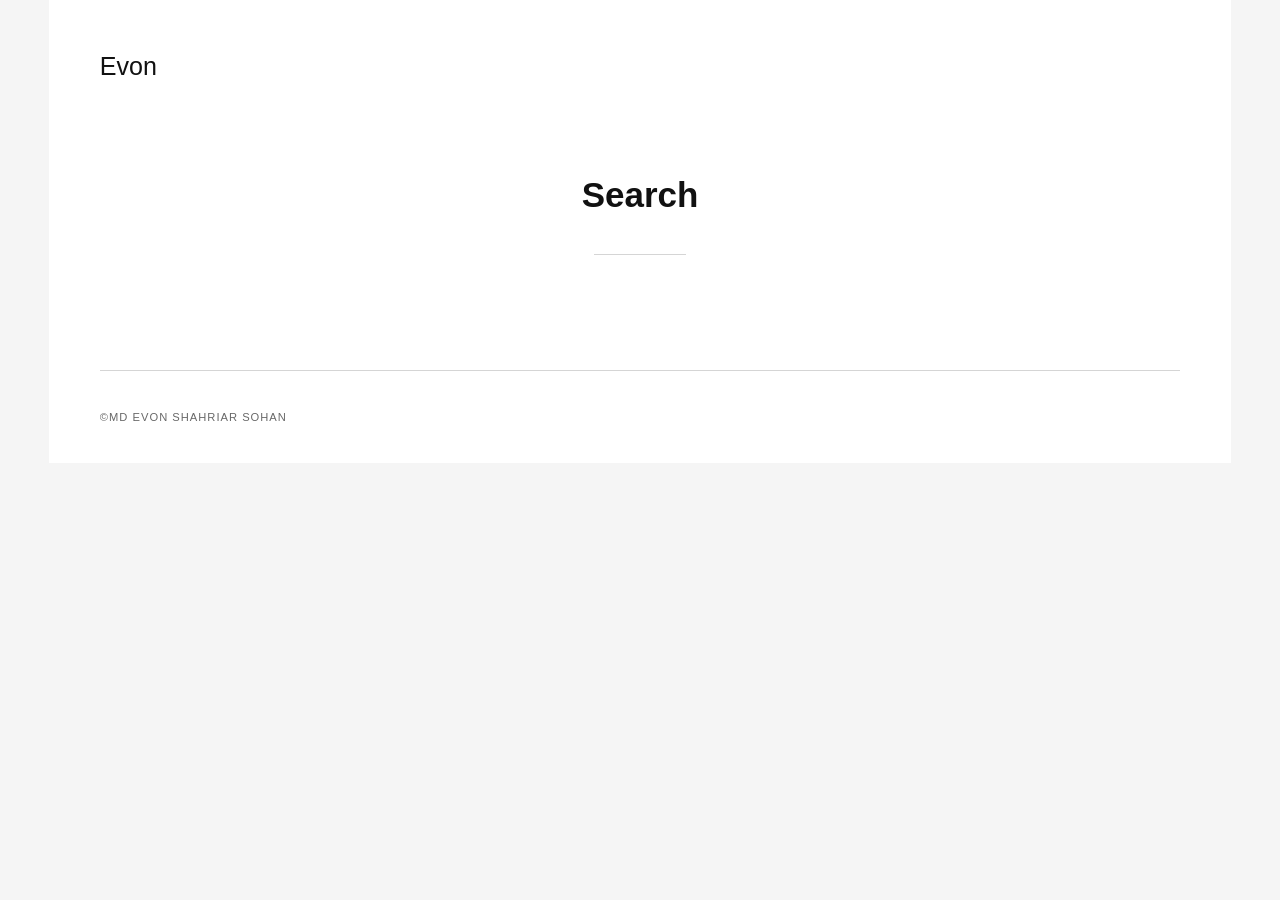
<file: search.html>
<!DOCTYPE html><html lang="en-gb"><head><meta charset="utf-8"><meta http-equiv="X-UA-Compatible" content="IE=edge"><meta name="viewport" content="width=device-width,initial-scale=1"><title>Search - Evon</title><meta name="robots" content="noindex,nofollow"><meta name="generator" content="Publii Open-Source CMS for Static Site"><link rel="alternate" type="application/atom+xml" href="https://evonshahriar.github.io/feed.xml"><link rel="alternate" type="application/json" href="https://evonshahriar.github.io/feed.json"><meta property="og:title" content="Evon"><meta property="og:site_name" content="Evon"><meta property="og:description" content=""><meta property="og:url" content="https://evonshahriar.github.io/"><meta property="og:type" content="website"><link rel="stylesheet" href="https://evonshahriar.github.io/assets/css/style.css?v=d43d2f7d9371f0cdd77625621254d1dd"><script type="application/ld+json">{"@context":"http://schema.org","@type":"Organization","name":"Evon","url":"https://evonshahriar.github.io/","sameAs":["linkedin.com/in/evon"]}</script><noscript><style>img[loading] {
                    opacity: 1;
                }</style></noscript></head><body class="search-template"><div class="container"><header class="header" id="js-header"><a href="https://evonshahriar.github.io/" class="logo">Evon</a><nav class="navbar js-navbar"><button class="navbar__toggle js-toggle" aria-label="Menu"><span class="navbar__toggle-box"><span class="navbar__toggle-inner">Menu</span></span></button><ul class="navbar__menu"></ul></nav><div class="search"><div class="search__overlay js-search-overlay"></div><button class="search__btn js-search-btn" aria-label="Search"><svg role="presentation" focusable="false" height="15" width="15"><use xlink:href="https://evonshahriar.github.io/assets/svg/svg-map.svg#search"/></svg></button></div></header><main class="page page--search"><div class="hero wrapper"><h1>Search</h1></div><div class="wrapper"></div></main><footer class="footer"><div class="footer__copyright">©Md Evon Shahriar Sohan</div><div class="footer__social"><a href="linkedin.com/in/evon" class="linkedin" aria-label="LinkedIn"><svg class="icon"><use xlink:href="https://evonshahriar.github.io/assets/svg/svg-map.svg#linkedin"/></svg></a></div></footer></div><script defer="defer" src="https://evonshahriar.github.io/assets/js/scripts.min.js?v=4268bfae06e330d473c424d50f09abda"></script><script>window.publiiThemeMenuConfig={mobileMenuMode:'overlay',animationSpeed:300,submenuWidth: 'auto',doubleClickTime:500,mobileMenuExpandableSubmenus:true,relatedContainerForOverlayMenuSelector:'.navbar'};</script><script>/*<![CDATA[*/var images=document.querySelectorAll("img[loading]");for(var i=0;i<images.length;i++){if(images[i].complete){images[i].classList.add("is-loaded")}else{images[i].addEventListener("load",function(){this.classList.add("is-loaded")},false)}};/*]]>*/</script></body></html>
</file>
<file: styles.css>
/* Importing Google Fonts */
@import url('https://fonts.googleapis.com/css2?family=Cinzel:wght@400;700&family=Roboto:wght@300;400;700&display=swap');

/* Sticky Footer Solution */
html, body {
    height: 100%;
    margin: 0;
}

body {
    display: flex;
    flex-direction: column;
    min-height: 100vh;
    font-family: 'Roboto', sans-serif;
    line-height: 1.6;
    color: #f0e6d2;
    background-color: #1a1a1a;
    background-image: url('images/mystical.webp'); /* Background image */
    background-size: cover;
    background-attachment: local;
    padding: 0;
    cursor: url('images/cursor-wand.png'), auto; /* Custom cursor */
}

/* Container styling */
.container {
    flex: 1 0 auto;
    max-width: 900px;
    margin: 0 auto;
    padding: 20px;
    background-color: rgba(26, 26, 26, 0.85);
    border-radius: 10px;
    box-shadow: 0 0 20px rgba(0, 0, 0, 0.5);
}

/* Center text */
.center-text {
    text-align: center;
}

/* Header styling */
header {
    background-color: #740001;
    color: #d3a625;
    padding: 10px 0;
    box-shadow: 0 2px 5px rgba(0, 0, 0, 0.2);
    text-align: center;
    position: relative;
}

/* Header container styling */
header .container {
    display: flex;
    flex-direction: column;
    align-items: center;
}

/* Logo styling */
.logo {
    font-family: 'Cinzel', serif;
    font-size: 1.8em;
    font-weight: 700;
    color: #d3a625;
    text-decoration: none;
    text-shadow: 2px 2px 4px rgba(0, 0, 0, 0.5);
}

/* Navigation styling */
nav {
    margin-top: 10px;
    font-family: 'Cinzel', serif;
    display: flex;
    justify-content: center;
    align-items: center; /* Ensure alignment with search form */
}

nav a {
    position: relative;
    color: #d3a625;
    text-decoration: none;
    margin: 0 8px;
    font-size: 0.9em;
    transition: color 0.3s;
    padding-bottom: 5px; /* To ensure there's space for the border */
}

nav a:hover {
    color: #f0e6d2;
}

nav a::after {
    content: '';
    position: absolute;
    left: 0;
    bottom: -2px; /* Adjust as necessary */
    width: 100%;
    height: 2px; /* Thickness of the line */
    background-color: #d3a625; /* Color of the line */
    transform: scaleX(0);
    transform-origin: bottom right;
    transition: transform 0.3s ease-out;
}

nav a:hover::after {
    transform: scaleX(1);
    transform-origin: bottom left;
}

/* Search form styling */
#header-search-form {
    display: flex;
    align-items: center;
    margin-left: 10px; /* Space between links and search form */
}

#header-search-input {
    width: 150px; /* Reduced width */
    padding: 5px 10px; /* Adjusted padding */
    border: 1px solid #d3a625;
    border-radius: 5px;
    font-family: 'Roboto', sans-serif;
    margin-right: 5px; /* Reduced margin */
}

#header-search-form button {
    padding: 5px 10px; /* Adjusted padding */
    background-color: #1a472a;
    color: #d3a625;
    border: none;
    border-radius: 5px;
    font-family: 'Cinzel', serif;
    cursor: pointer;
}

#header-search-form button:hover {
    background-color: #2a623d;
}

/* Heading styling */
h1, h2, h3, h4, h5, h6 {
    font-family: 'Cinzel', serif;
    color: #d3a625;
    margin-bottom: 0.5em;
}

/* Main content styling */
main {
    background-color: rgba(255, 255, 255, 0.1);
    padding: 20px;
    margin-top: 20px;
    border-radius: 5px;
    box-shadow: 0 0 15px rgba(0, 0, 0, 0.1);
}

/* Content styling */
.content {
    display: flex;
    justify-content: space-between;
    gap: 20px;
}

.column {
    flex: 1;
}

/* Journal entry styling */
.journal-entry {
    margin-bottom: 20px;
    padding: 20px;
    background-color: rgba(26, 26, 26, 0.8);
    border-radius: 10px;
    box-shadow: 0 0 15px rgba(0, 0, 0, 0.3);
}

.toggle-button {
    cursor: pointer;
    color: #d3a625;
    background: none;
    border: none;
    font-family: 'Cinzel', serif;
    font-size: 1em;
    text-align: left;
    padding: 0;
}

.journal-content {
    display: none;
    margin-top: 10px;
    animation: fadeIn 0.5s ease-in-out;
}

@keyframes fadeIn {
    from {
        opacity: 0;
    }
    to {
        opacity: 1;
    }
}

/* Call to action and button styling */
.cta-button, .button {
    display: inline-block;
    padding: 10px 20px;
    background-color: #1a472a;
    color: #d3a625;
    text-decoration: none;
    border-radius: 5px;
    transition: background-color 0.3s;
    font-family: 'Cinzel', serif;
    font-weight: 700;
}

.cta-button:hover, .button:hover {
    background-color: #2a623d;
}

/* Profile photo styling */
.profile-photo {
    border-radius: 50%;
    border: 5px solid #d3a625;
    max-width: 200px;
    display: block;
    margin: 0 auto 20px;
}

/* Footer styling */
footer {
    flex-shrink: 0;
    text-align: center;
    padding: 10px 0;
    background-color: #740001;
    color: #d3a625;
    font-size: 0.8em;
    font-family: 'Cinzel', serif;
}

/* List styling */
.skill-list, .publication-list, .award-list {
    list-style-type: none;
    padding: 0;
}

.skill-list li, .publication-list li, .award-list li {
    margin-bottom: 10px;
    padding-left: 25px;
    position: relative;
}

.skill-list li::before, .publication-list li::before, .award-list li::before {
    content: '⚡';
    position: absolute;
    left: 0;
    color: #d3a625;
}

/* Publication styling */
.publication {
    background-color: rgba(26, 71, 42, 0.7);
    border-left: 4px solid #d3a625;
    padding: 15px;
    margin-bottom: 15px;
    border-radius: 0 5px 5px 0;
    box-shadow: 0 2px 5px rgba(0, 0, 0, 0.1);
}

.publication h2 {
    color: #d3a625;
    font-size: 1.2em;
    margin-bottom: 8px;
}

.publication p {
    margin-bottom: 8px;
    line-height: 1.5;
    color: #f0e6d2;
    font-size: 0.9em;
}

.publication a {
    color: #c19a6b; /* Bronze color for links */
    text-decoration: none;
    font-weight: bold;
}

.publication a:hover {
    color: #f0e6d2; /* Light color on hover */
    text-decoration: underline;
}

.publication:hover {
    background-color: rgba(42, 98, 61, 0.8);
}

/* Custom text selection colors */
::selection {
    background: #d3a625; /* Background color of the selected text */
    color: #1a1a1a; /* Text color of the selected text */
}

::-moz-selection { /* Firefox */
    background: #d3a625; /* Background color of the selected text */
    color: #1a1a1a; /* Text color of the selected text */
}

/* Search results styling */
#search-results h2 {
    font-family: 'Cinzel', serif;
    color: #d3a625;
    margin-bottom: 10px;
}

#search-results a {
    color: #c19a6b;
    text-decoration: none;
}

#search-results a:hover {
    color: #f0e6d2;
    text-decoration: underline;
}

mark {
    background-color: yellow;
    color: black;
}

/* Loading spinner */
#loading {
    position: fixed;
    width: 100%;
    height: 100%;
    background: rgba(255, 255, 255, 0.8);
    z-index: 9999;
    display: flex;
    justify-content: center;
    align-items: center;
}

.spinner {
    border: 16px solid #f3f3f3;
    border-radius: 50%;
    border-top: 16px solid #3498db;
    width: 120px;
    height: 120px;
    -webkit-animation: spin 2s linear infinite; /* Safari */
    animation: spin 2s linear infinite;
}

/* Safari */
@-webkit-keyframes spin {
    0% { -webkit-transform: rotate(0deg); }
    100% { -webkit-transform: rotate(360deg); }
}

@keyframes spin {
    0% { transform: rotate(0deg); }
    100% { transform: rotate(360deg); }
}

/* Media queries for smaller screens */
@media (max-width: 768px) {
    .header .container {
        flex-direction: column;
        align-items: flex-start;
    }

    .navbar {
        flex-direction: column;
        align-items: flex-start;
        width: 100%;
    }

    .navbar a {
        width: 100%;
        padding: 10px;
        border-top: 1px solid #d3a625;
        text-align: left;
    }

    .navbar a:first-child {
        border-top: none;
    }

    .menu-toggle {
        display: flex;
        flex-direction: column;
        justify-content: space-around;
        width: 30px;
        height: 30px;
        cursor: pointer;
    }

    .menu-toggle .bar {
        width: 100%;
        height: 4px;
        background-color: #d3a625;
        border-radius: 2px;
    }

    nav {
        display: none;
        flex-direction: column;
        background-color: rgba(26, 26, 26, 0.85);
        position: absolute;
        top: 60px;
        right: 0;
        width: 100%;
        box-shadow: 0 2px 10px rgba(0, 0, 0, 0.1);
        border-radius: 5px;
    }

    nav.show {
        display: flex;
    }
}
</file>
